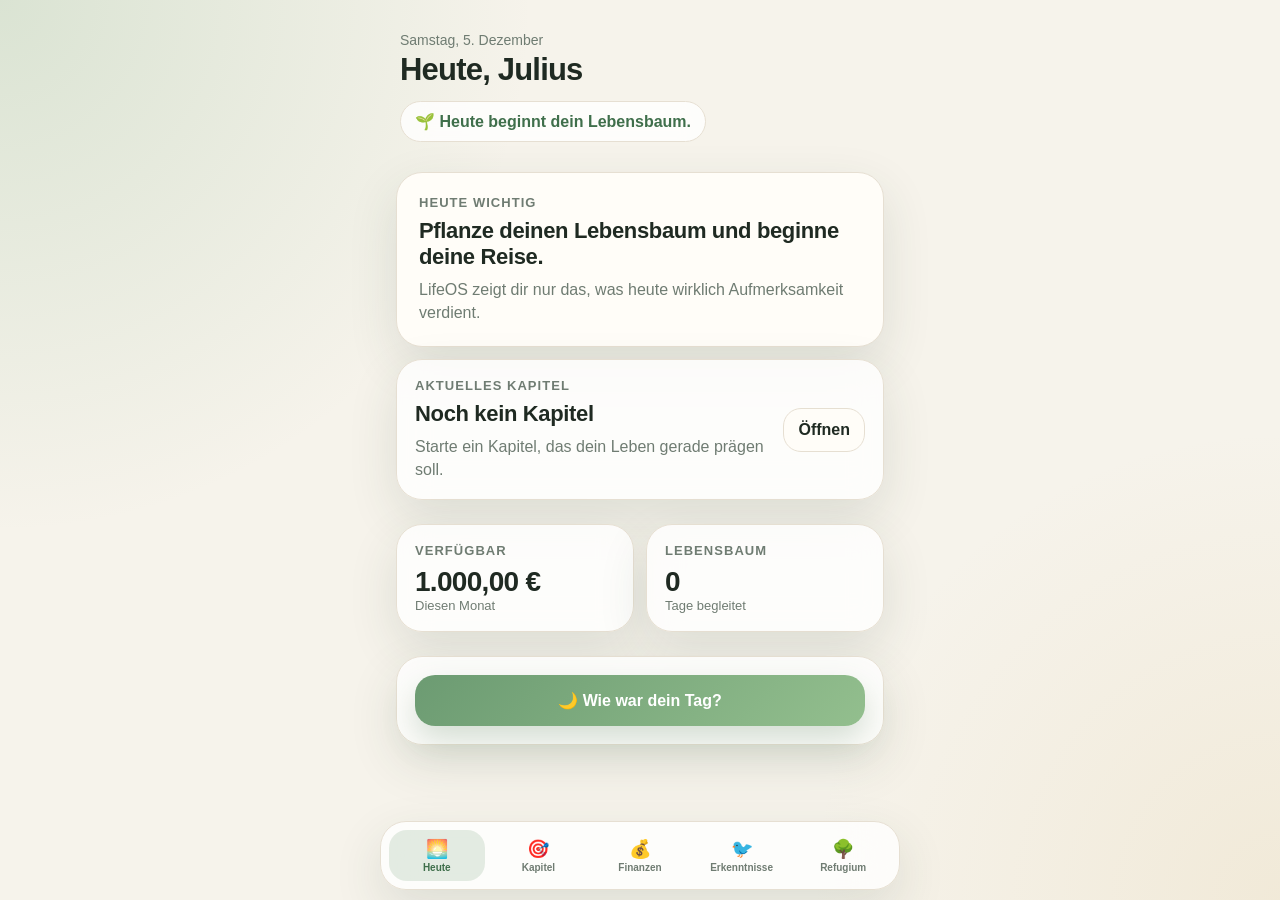
<file: index.html>
<!DOCTYPE html>
<html lang="de">
<head>
  <meta charset="UTF-8" />
  <meta name="viewport" content="width=device-width, initial-scale=1.0, viewport-fit=cover" />
  <title>LifeOS</title>
  <link rel="manifest" href="manifest.json" />
  <link rel="stylesheet" href="style.css" />
  <meta name="theme-color" content="#dfeee2" />
</head>
<body>
  <div class="app">
    <main id="view"></main>

    <nav class="tabbar">
      <button class="tab active" data-tab="today">🌅<span>Heute</span></button>
      <button class="tab" data-tab="chapters">🎯<span>Kapitel</span></button>
      <button class="tab" data-tab="money">💰<span>Finanzen</span></button>
      <button class="tab" data-tab="insights">🐦<span>Erkenntnisse</span></button>
      <button class="tab" data-tab="refuge">🌳<span>Refugium</span></button>
    </nav>
  </div>

  <div id="modal" class="modal hidden"></div>

  <script src="app.js"></script>
</body>
</html>
</file>
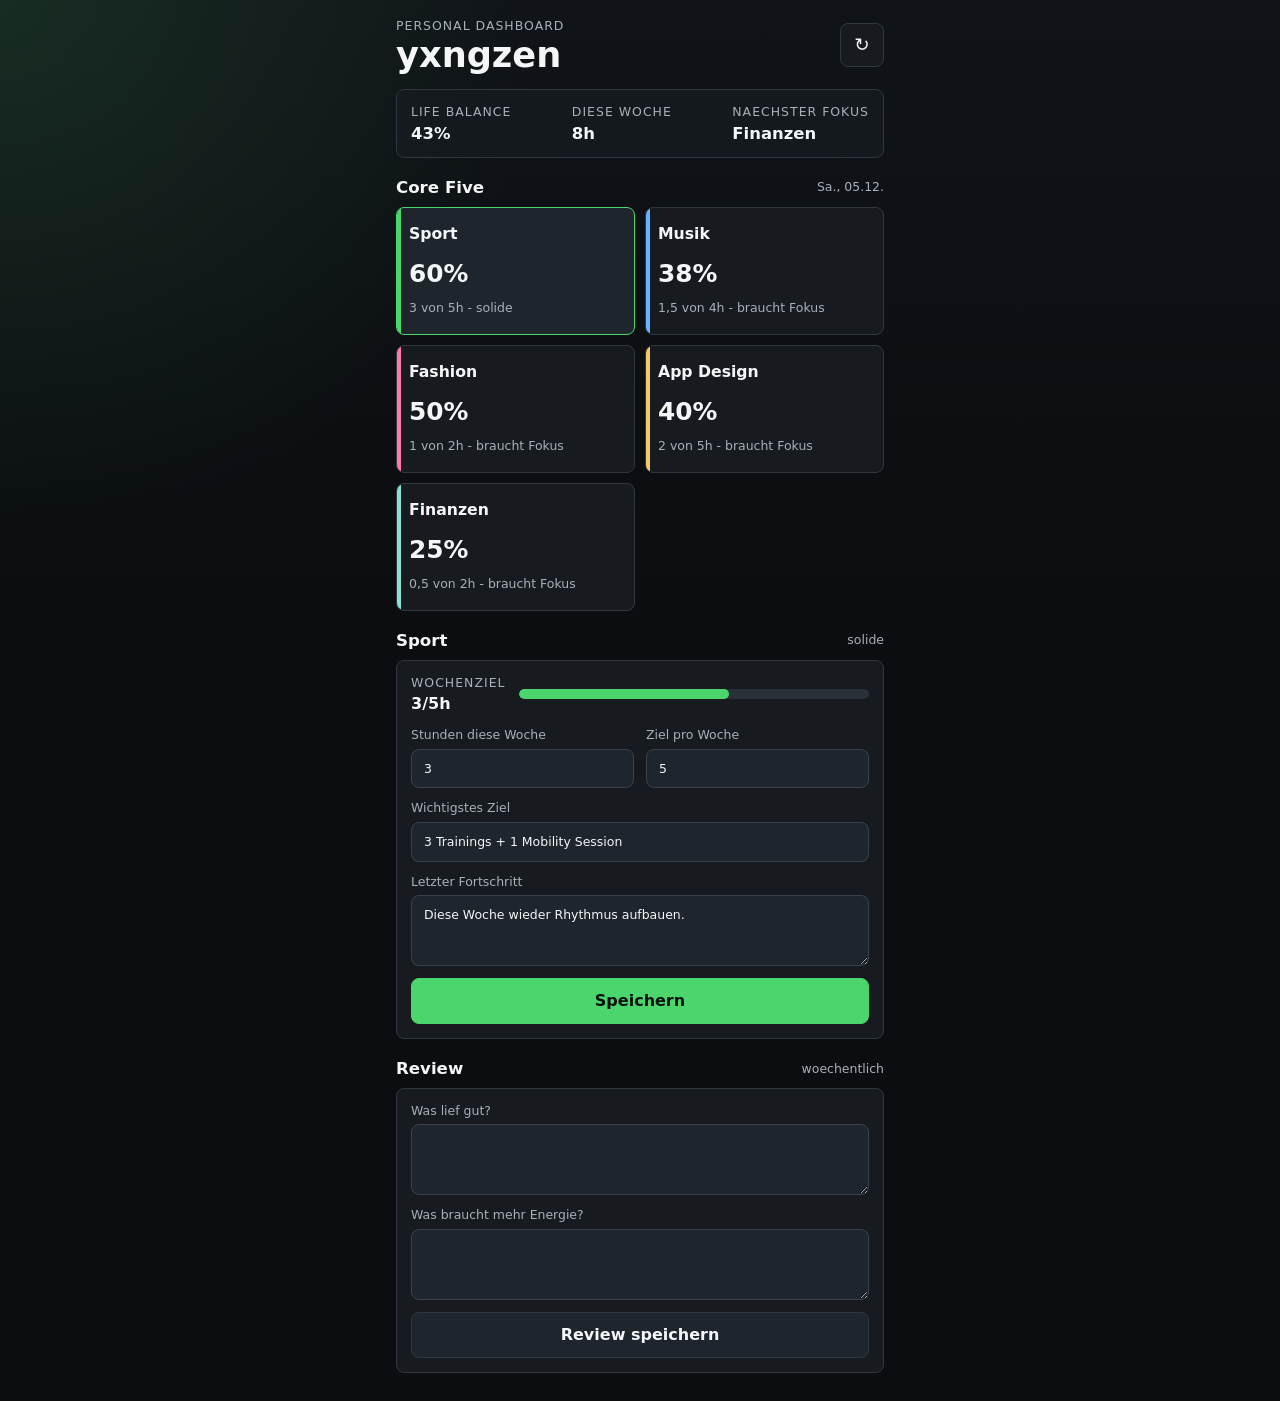
<file: yxngzen-github.html>
<!doctype html>
<html lang="de">
  <head>
    <meta charset="utf-8" />
    <meta name="viewport" content="width=device-width, initial-scale=1, viewport-fit=cover" />
    <meta name="theme-color" content="#0b0d10" />
    <meta name="apple-mobile-web-app-capable" content="yes" />
    <meta name="apple-mobile-web-app-title" content="yxngzen" />
    <meta name="apple-mobile-web-app-status-bar-style" content="black-translucent" />
    <title>yxngzen</title>
    <style>
      :root {
        color-scheme: dark;
        --bg: #0b0d10;
        --panel: #171b20;
        --panel-strong: #1f252c;
        --text: #f4f6f8;
        --muted: #a9b0b8;
        --line: #303741;
        --accent: #4ad66d;
      }

      * {
        box-sizing: border-box;
      }

      body {
        margin: 0;
        min-height: 100vh;
        background:
          radial-gradient(circle at top left, rgba(74, 214, 109, 0.13), transparent 34rem),
          linear-gradient(180deg, #101318 0%, var(--bg) 42%);
        color: var(--text);
        font-family: Inter, ui-sans-serif, system-ui, -apple-system, BlinkMacSystemFont, "Segoe UI", sans-serif;
        letter-spacing: 0;
      }

      button,
      input,
      textarea {
        font: inherit;
      }

      .app-shell {
        width: min(100%, 520px);
        min-height: 100vh;
        margin: 0 auto;
        padding: calc(env(safe-area-inset-top) + 18px) 16px calc(env(safe-area-inset-bottom) + 28px);
      }

      .topbar,
      .section-heading,
      .focus-strip {
        display: flex;
        align-items: center;
        justify-content: space-between;
        gap: 12px;
      }

      .topbar {
        margin-bottom: 18px;
      }

      .kicker,
      .label,
      .section-heading span,
      label {
        color: var(--muted);
        font-size: 0.78rem;
        line-height: 1.25;
      }

      .kicker,
      .label {
        margin: 0 0 4px;
        text-transform: uppercase;
        letter-spacing: 0.08em;
      }

      h1,
      h2,
      p {
        margin: 0;
      }

      h1 {
        font-size: 2.2rem;
        line-height: 0.95;
      }

      h2 {
        font-size: 1.04rem;
      }

      .icon-button,
      .primary-button,
      .secondary-button,
      .category-card {
        border: 1px solid var(--line);
        color: var(--text);
        background: var(--panel);
      }

      .icon-button {
        width: 44px;
        height: 44px;
        border-radius: 8px;
        display: grid;
        place-items: center;
        font-size: 1.15rem;
      }

      .focus-strip {
        padding: 14px;
        border: 1px solid var(--line);
        border-radius: 8px;
        background: rgba(23, 27, 32, 0.82);
        backdrop-filter: blur(18px);
      }

      .focus-strip > div {
        min-width: 0;
      }

      .focus-strip strong {
        display: block;
        max-width: 9ch;
        overflow: hidden;
        font-size: 1.03rem;
        text-overflow: ellipsis;
        white-space: nowrap;
      }

      .section-block {
        margin-top: 20px;
      }

      .section-heading {
        margin-bottom: 10px;
      }

      .category-grid {
        display: grid;
        grid-template-columns: repeat(2, minmax(0, 1fr));
        gap: 10px;
      }

      .category-card {
        min-height: 128px;
        padding: 12px;
        border-radius: 8px;
        text-align: left;
        position: relative;
        overflow: hidden;
      }

      .category-card.active {
        border-color: var(--accent);
        background: var(--panel-strong);
      }

      .category-card::before {
        content: "";
        position: absolute;
        inset: 0 auto 0 0;
        width: 4px;
        background: var(--card-color);
      }

      .category-card h3 {
        margin: 0 0 16px;
        font-size: 0.98rem;
      }

      .category-card .score {
        font-size: 1.55rem;
        font-weight: 760;
      }

      .category-card .mini {
        margin-top: 12px;
        color: var(--muted);
        font-size: 0.78rem;
        line-height: 1.35;
      }

      .detail-panel,
      .review-panel {
        border: 1px solid var(--line);
        border-radius: 8px;
        background: var(--panel);
        padding: 14px;
      }

      .meter-row {
        display: grid;
        grid-template-columns: auto 1fr;
        align-items: center;
        gap: 14px;
        margin-bottom: 14px;
      }

      .meter {
        height: 10px;
        overflow: hidden;
        border-radius: 999px;
        background: #2a3038;
      }

      .meter span {
        display: block;
        width: 0;
        height: 100%;
        border-radius: inherit;
        background: var(--accent);
        transition: width 180ms ease;
      }

      .tracker-form {
        display: grid;
        grid-template-columns: 1fr 1fr;
        gap: 12px;
      }

      label {
        display: grid;
        gap: 6px;
      }

      .wide,
      .primary-button,
      .review-panel label,
      .secondary-button {
        grid-column: 1 / -1;
      }

      input,
      textarea {
        width: 100%;
        border: 1px solid #39424d;
        border-radius: 8px;
        background: var(--panel-strong);
        color: var(--text);
        outline: none;
        padding: 11px 12px;
      }

      textarea {
        resize: vertical;
      }

      input:focus,
      textarea:focus {
        border-color: var(--accent);
        box-shadow: 0 0 0 3px rgba(255, 255, 255, 0.08);
      }

      .primary-button,
      .secondary-button {
        min-height: 46px;
        border-radius: 8px;
        font-weight: 760;
      }

      .primary-button {
        border-color: var(--accent);
        background: var(--accent);
        color: #06100b;
      }

      .secondary-button {
        background: var(--panel-strong);
      }

      .review-panel {
        display: grid;
        gap: 12px;
      }

      @media (max-width: 370px) {
        .focus-strip {
          align-items: stretch;
          flex-direction: column;
        }

        .category-grid,
        .tracker-form,
        .meter-row {
          grid-template-columns: 1fr;
        }
      }
    </style>
  </head>
  <body>
    <main class="app-shell">
      <header class="topbar">
        <div>
          <p class="kicker">Personal dashboard</p>
          <h1>yxngzen</h1>
        </div>
        <button class="icon-button" id="resetButton" type="button" aria-label="Daten zuruecksetzen" title="Daten zuruecksetzen">
          <span aria-hidden="true">&#8635;</span>
        </button>
      </header>

      <section class="focus-strip" aria-label="Wochenuebersicht">
        <div>
          <p class="label">Life balance</p>
          <strong id="balanceScore">0%</strong>
        </div>
        <div>
          <p class="label">Diese Woche</p>
          <strong id="weeklyHours">0h</strong>
        </div>
        <div>
          <p class="label">Naechster Fokus</p>
          <strong id="focusArea">Sport</strong>
        </div>
      </section>

      <section class="section-block" aria-label="Bereiche">
        <div class="section-heading">
          <h2>Core Five</h2>
          <span id="todayLabel"></span>
        </div>
        <div class="category-grid" id="categoryGrid"></div>
      </section>

      <section class="section-block" aria-label="Aktiver Bereich">
        <div class="section-heading">
          <h2 id="activeTitle">Sport</h2>
          <span id="activeStatus">bereit</span>
        </div>

        <div class="detail-panel">
          <div class="meter-row">
            <div>
              <p class="label">Wochenziel</p>
              <strong><span id="currentHours">0</span>/<span id="targetHours">0</span>h</strong>
            </div>
            <div class="meter">
              <span id="progressBar"></span>
            </div>
          </div>

          <form class="tracker-form" id="trackerForm">
            <label>
              Stunden diese Woche
              <input id="hoursInput" type="number" min="0" max="80" step="0.5" inputmode="decimal" />
            </label>
            <label>
              Ziel pro Woche
              <input id="targetInput" type="number" min="1" max="80" step="0.5" inputmode="decimal" />
            </label>
            <label class="wide">
              Wichtigstes Ziel
              <input id="goalInput" type="text" maxlength="80" />
            </label>
            <label class="wide">
              Letzter Fortschritt
              <textarea id="noteInput" maxlength="180" rows="3"></textarea>
            </label>
            <button class="primary-button" type="submit">Speichern</button>
          </form>
        </div>
      </section>

      <section class="section-block" aria-label="Wochenreview">
        <div class="section-heading">
          <h2>Review</h2>
          <span>woechentlich</span>
        </div>
        <div class="review-panel">
          <label>
            Was lief gut?
            <textarea id="winsInput" maxlength="220" rows="3"></textarea>
          </label>
          <label>
            Was braucht mehr Energie?
            <textarea id="needsInput" maxlength="220" rows="3"></textarea>
          </label>
          <button class="secondary-button" id="reviewButton" type="button">Review speichern</button>
        </div>
      </section>
    </main>

    <script>
      const STORAGE_KEY = "yxngzen.life.v1";

      const categories = [
        {
          id: "sport",
          name: "Sport",
          color: "#4ad66d",
          hours: 3,
          target: 5,
          goal: "3 Trainings + 1 Mobility Session",
          note: "Diese Woche wieder Rhythmus aufbauen."
        },
        {
          id: "musik",
          name: "Musik",
          color: "#64b5ff",
          hours: 1.5,
          target: 4,
          goal: "2 Songideen oder Beats skizzieren",
          note: "Kurze Sessions zaehlen auch."
        },
        {
          id: "fashion",
          name: "Fashion",
          color: "#ff7aa8",
          hours: 1,
          target: 2,
          goal: "Outfits dokumentieren und Looks sammeln",
          note: "Ein gutes Outfit bewusst festhalten."
        },
        {
          id: "design",
          name: "App Design",
          color: "#f3c969",
          hours: 2,
          target: 5,
          goal: "1 UI Screen pro Woche bauen",
          note: "Saubere Komponenten statt nur Ideen."
        },
        {
          id: "finanzen",
          name: "Finanzen",
          color: "#8be0d4",
          hours: 0.5,
          target: 2,
          goal: "Budget pruefen und Sparziel tracken",
          note: "Einmal pro Woche bewusst reinschauen."
        }
      ];

      const defaultState = {
        activeId: "sport",
        review: {
          wins: "",
          needs: ""
        },
        categories
      };

      let state = loadState();

      const els = {
        balanceScore: document.querySelector("#balanceScore"),
        weeklyHours: document.querySelector("#weeklyHours"),
        focusArea: document.querySelector("#focusArea"),
        todayLabel: document.querySelector("#todayLabel"),
        categoryGrid: document.querySelector("#categoryGrid"),
        activeTitle: document.querySelector("#activeTitle"),
        activeStatus: document.querySelector("#activeStatus"),
        currentHours: document.querySelector("#currentHours"),
        targetHours: document.querySelector("#targetHours"),
        progressBar: document.querySelector("#progressBar"),
        hoursInput: document.querySelector("#hoursInput"),
        targetInput: document.querySelector("#targetInput"),
        goalInput: document.querySelector("#goalInput"),
        noteInput: document.querySelector("#noteInput"),
        trackerForm: document.querySelector("#trackerForm"),
        winsInput: document.querySelector("#winsInput"),
        needsInput: document.querySelector("#needsInput"),
        reviewButton: document.querySelector("#reviewButton"),
        resetButton: document.querySelector("#resetButton")
      };

      function loadState() {
        const saved = localStorage.getItem(STORAGE_KEY);
        if (!saved) return clone(defaultState);

        try {
          const parsed = JSON.parse(saved);
          return {
            ...clone(defaultState),
            ...parsed,
            categories: categories.map((category) => ({
              ...category,
              ...(parsed.categories || []).find((item) => item.id === category.id)
            }))
          };
        } catch {
          return clone(defaultState);
        }
      }

      function clone(value) {
        return JSON.parse(JSON.stringify(value));
      }

      function saveState() {
        localStorage.setItem(STORAGE_KEY, JSON.stringify(state));
      }

      function scoreFor(category) {
        return Math.min(100, Math.round((Number(category.hours) / Number(category.target)) * 100));
      }

      function activeCategory() {
        return state.categories.find((category) => category.id === state.activeId) || state.categories[0];
      }

      function weakestCategory() {
        return [...state.categories].sort((a, b) => scoreFor(a) - scoreFor(b))[0];
      }

      function formatHours(value) {
        return Number(value).toLocaleString("de-DE", { maximumFractionDigits: 1 });
      }

      function statusText(score) {
        if (score >= 90) return "stark";
        if (score >= 60) return "solide";
        return "braucht Fokus";
      }

      function render() {
        const totalHours = state.categories.reduce((sum, category) => sum + Number(category.hours), 0);
        const averageScore = Math.round(
          state.categories.reduce((sum, category) => sum + scoreFor(category), 0) / state.categories.length
        );
        const focus = weakestCategory();
        const active = activeCategory();
        const activeScore = scoreFor(active);

        document.documentElement.style.setProperty("--accent", active.color);
        els.balanceScore.textContent = `${averageScore}%`;
        els.weeklyHours.textContent = `${formatHours(totalHours)}h`;
        els.focusArea.textContent = focus.name;
        els.todayLabel.textContent = new Intl.DateTimeFormat("de-DE", { weekday: "short", day: "2-digit", month: "2-digit" }).format(new Date());

        els.categoryGrid.innerHTML = "";
        state.categories.forEach((category) => {
          const score = scoreFor(category);
          const card = document.createElement("button");
          card.type = "button";
          card.className = `category-card${category.id === state.activeId ? " active" : ""}`;
          card.style.setProperty("--card-color", category.color);
          card.innerHTML = `
            <h3>${category.name}</h3>
            <div class="score">${score}%</div>
            <p class="mini">${formatHours(category.hours)} von ${formatHours(category.target)}h - ${statusText(score)}</p>
          `;
          card.addEventListener("click", () => {
            state.activeId = category.id;
            saveState();
            render();
          });
          els.categoryGrid.append(card);
        });

        els.activeTitle.textContent = active.name;
        els.activeStatus.textContent = statusText(activeScore);
        els.currentHours.textContent = formatHours(active.hours);
        els.targetHours.textContent = formatHours(active.target);
        els.progressBar.style.width = `${activeScore}%`;
        els.hoursInput.value = active.hours;
        els.targetInput.value = active.target;
        els.goalInput.value = active.goal;
        els.noteInput.value = active.note;
        els.winsInput.value = state.review.wins;
        els.needsInput.value = state.review.needs;
      }

      els.trackerForm.addEventListener("submit", (event) => {
        event.preventDefault();
        const active = activeCategory();
        active.hours = Math.max(0, Number(els.hoursInput.value || 0));
        active.target = Math.max(1, Number(els.targetInput.value || 1));
        active.goal = els.goalInput.value.trim();
        active.note = els.noteInput.value.trim();
        saveState();
        render();
      });

      els.reviewButton.addEventListener("click", () => {
        state.review.wins = els.winsInput.value.trim();
        state.review.needs = els.needsInput.value.trim();
        saveState();
        els.reviewButton.textContent = "Gespeichert";
        window.setTimeout(() => {
          els.reviewButton.textContent = "Review speichern";
        }, 900);
      });

      els.resetButton.addEventListener("click", () => {
        state = clone(defaultState);
        saveState();
        render();
      });

      render();
    </script>
  </body>
</html>
</file>
<file: style.css>
:root{
  --bg:#f6f3eb;
  --card:#ffffffcc;
  --card-solid:#fffdf8;
  --text:#1f2a22;
  --muted:#6f7c72;
  --green:#6c9b72;
  --green-dark:#3f6f4b;
  --line:#e6dfd2;
  --shadow:0 18px 50px rgba(43,62,48,.12);
  --radius:26px;
}

@media (prefers-color-scheme: dark){
  :root{
    --bg:#111814;
    --card:#1b241fcc;
    --card-solid:#1f2a24;
    --text:#edf3ed;
    --muted:#9ba89e;
    --green:#86b58b;
    --green-dark:#9dca9f;
    --line:#2d3a31;
    --shadow:0 18px 50px rgba(0,0,0,.35);
  }
}

*{box-sizing:border-box}
body{
  margin:0;
  font-family:-apple-system,BlinkMacSystemFont,"SF Pro Display","Segoe UI",sans-serif;
  background:
    radial-gradient(circle at top left, rgba(135,181,139,.25), transparent 34%),
    radial-gradient(circle at bottom right, rgba(215,184,118,.16), transparent 30%),
    var(--bg);
  color:var(--text);
  min-height:100vh;
}

.app{
  max-width:520px;
  min-height:100vh;
  margin:0 auto;
  padding: max(18px, env(safe-area-inset-top)) 16px calc(92px + env(safe-area-inset-bottom));
}

h1,h2,h3,p{margin:0}
.header{padding:14px 4px 18px}
.header .eyebrow{color:var(--muted);font-size:14px;margin-bottom:6px}
.header h1{font-size:31px;letter-spacing:-.8px;line-height:1.05}
.status{
  margin-top:14px;
  display:inline-flex;
  padding:10px 14px;
  border:1px solid var(--line);
  border-radius:999px;
  background:var(--card);
  color:var(--green-dark);
  font-weight:700;
  backdrop-filter: blur(12px);
}

.card{
  background:var(--card);
  border:1px solid var(--line);
  border-radius:var(--radius);
  padding:18px;
  margin:12px 0;
  box-shadow:var(--shadow);
  backdrop-filter: blur(16px);
}
.card.solid{background:var(--card-solid)}
.big-card{padding:22px}
.label{font-size:13px;color:var(--muted);font-weight:700;text-transform:uppercase;letter-spacing:.08em;margin-bottom:8px}
.title{font-size:22px;font-weight:800;letter-spacing:-.35px;margin-bottom:8px}
.text{color:var(--muted);line-height:1.45}
.row{display:flex;align-items:center;justify-content:space-between;gap:12px}
.grid{display:grid;grid-template-columns:1fr 1fr;gap:12px}
.metric{font-size:28px;font-weight:900;letter-spacing:-.7px}
.pill{
  border:none;
  background:#e7f1e8;
  color:#31583a;
  border-radius:999px;
  padding:10px 14px;
  font-weight:800;
}
@media (prefers-color-scheme: dark){
  .pill{background:#24382a;color:#b7e0ba}
}

button{
  font:inherit;
  cursor:pointer;
}
.primary{
  width:100%;
  border:none;
  background:linear-gradient(135deg,var(--green),#93bf8e);
  color:white;
  padding:16px 18px;
  border-radius:20px;
  font-weight:900;
  box-shadow:0 14px 32px rgba(84,128,87,.25);
}
.secondary{
  border:1px solid var(--line);
  background:var(--card-solid);
  color:var(--text);
  padding:12px 14px;
  border-radius:18px;
  font-weight:800;
}
.input, select, textarea{
  width:100%;
  border:1px solid var(--line);
  background:var(--card-solid);
  color:var(--text);
  border-radius:18px;
  padding:14px;
  font:inherit;
  outline:none;
}
textarea{min-height:90px;resize:vertical}

.list{display:flex;flex-direction:column;gap:10px}
.item{
  padding:14px;
  border:1px solid var(--line);
  background:var(--card-solid);
  border-radius:20px;
}
.item .item-title{font-weight:850}
.progress{
  height:10px;
  background:rgba(128,128,128,.15);
  border-radius:999px;
  overflow:hidden;
  margin-top:10px;
}
.progress span{
  display:block;
  height:100%;
  width:var(--w,0%);
  background:linear-gradient(90deg,var(--green),#d7b876);
  border-radius:999px;
}

.tree-stage{
  position:relative;
  min-height:390px;
  border-radius:32px;
  overflow:hidden;
  background:
    radial-gradient(circle at 50% 15%, rgba(255,221,142,.35), transparent 24%),
    linear-gradient(180deg, rgba(160,205,168,.18), rgba(119,164,125,.08));
  border:1px solid var(--line);
}
@media (prefers-color-scheme: dark){
  .tree-stage{
    background:
      radial-gradient(circle at 50% 10%, rgba(174,202,255,.13), transparent 22%),
      linear-gradient(180deg, rgba(54,74,66,.42), rgba(25,35,30,.34));
  }
}
.tree-svg{
  position:absolute;
  inset:0;
  width:100%;
  height:100%;
}
.leaf{transform-origin:center;animation:sway 4s ease-in-out infinite alternate}
.leaf:nth-child(odd){animation-delay:.8s}
@keyframes sway{from{transform:rotate(-1.5deg)}to{transform:rotate(2deg)}}
.bird{animation:float 3.5s ease-in-out infinite alternate}
@keyframes float{from{transform:translateY(0)}to{transform:translateY(-4px)}}

.roots-panel{
  margin-top:12px;
}
.root-row{display:grid;grid-template-columns:110px 1fr;align-items:center;gap:10px;margin:10px 0;color:var(--muted)}
.rootbar{height:9px;background:rgba(128,128,128,.14);border-radius:999px;overflow:hidden}
.rootbar span{display:block;height:100%;background:var(--green);border-radius:999px}

.tabbar{
  position:fixed;
  left:50%;
  bottom: max(10px, env(safe-area-inset-bottom));
  transform:translateX(-50%);
  width:min(520px, calc(100% - 20px));
  display:grid;
  grid-template-columns:repeat(5,1fr);
  gap:6px;
  padding:8px;
  border:1px solid var(--line);
  border-radius:26px;
  background:rgba(255,255,255,.78);
  box-shadow:var(--shadow);
  backdrop-filter: blur(22px);
  z-index:20;
}
@media (prefers-color-scheme: dark){
  .tabbar{background:rgba(23,31,27,.82)}
}
.tab{
  border:none;
  background:transparent;
  color:var(--muted);
  border-radius:18px;
  padding:8px 4px;
  display:flex;
  flex-direction:column;
  align-items:center;
  gap:2px;
  font-size:18px;
}
.tab span{font-size:10px;font-weight:800}
.tab.active{background:rgba(108,155,114,.18);color:var(--green-dark)}

.modal{
  position:fixed;
  inset:0;
  background:rgba(0,0,0,.35);
  z-index:50;
  display:flex;
  align-items:flex-end;
  justify-content:center;
  padding:16px;
}
.modal.hidden{display:none}
.sheet{
  width:min(520px,100%);
  background:var(--card-solid);
  border:1px solid var(--line);
  border-radius:30px;
  padding:20px;
  box-shadow:var(--shadow);
}
.emoji-options{display:grid;grid-template-columns:repeat(3,1fr);gap:10px;margin:14px 0}
.emoji-options button{
  border:1px solid var(--line);
  background:var(--card);
  border-radius:22px;
  padding:18px 8px;
  font-size:30px;
}
.area-options{display:grid;grid-template-columns:1fr;gap:10px;margin:12px 0}
.area-options label{
  display:flex;
  align-items:center;
  gap:10px;
  border:1px solid var(--line);
  border-radius:18px;
  padding:12px;
  background:var(--card);
}
.small{font-size:13px;color:var(--muted)}
</file>
